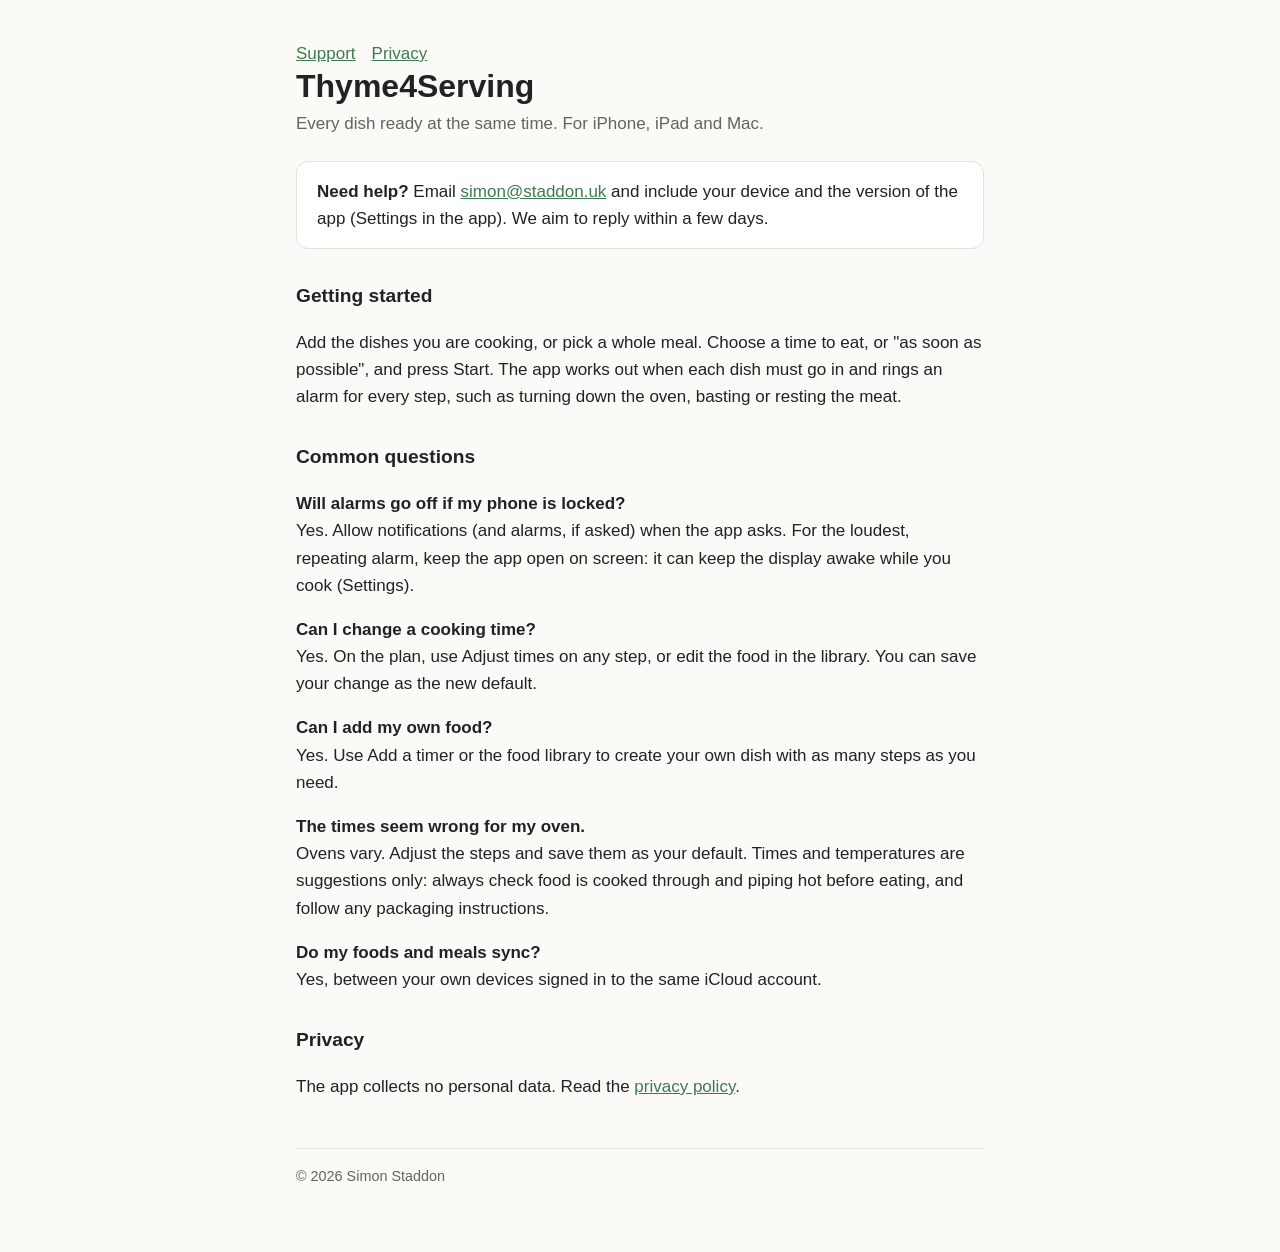
<file: index.html>
<!doctype html>
<html lang="en-GB"><head><meta charset="utf-8"><meta name="viewport" content="width=device-width,initial-scale=1">
<title>Thyme4Serving support</title><link rel="stylesheet" href="style.css"></head>
<body><main>
<nav><a href="index.html">Support</a><a href="privacy.html">Privacy</a></nav>
<h1>Thyme4Serving</h1>
<p class="sub">Every dish ready at the same time. For iPhone, iPad and Mac.</p>

<div class="card"><strong>Need help?</strong> Email <a href="mailto:simon@staddon.uk?subject=Thyme4Serving%20support">simon@staddon.uk</a> and include your device and the version of the app (Settings in the app). We aim to reply within a few days.</div>

<h2>Getting started</h2>
<p>Add the dishes you are cooking, or pick a whole meal. Choose a time to eat, or "as soon as possible", and press Start. The app works out when each dish must go in and rings an alarm for every step, such as turning down the oven, basting or resting the meat.</p>

<h2>Common questions</h2>
<p><strong>Will alarms go off if my phone is locked?</strong><br>Yes. Allow notifications (and alarms, if asked) when the app asks. For the loudest, repeating alarm, keep the app open on screen: it can keep the display awake while you cook (Settings).</p>
<p><strong>Can I change a cooking time?</strong><br>Yes. On the plan, use Adjust times on any step, or edit the food in the library. You can save your change as the new default.</p>
<p><strong>Can I add my own food?</strong><br>Yes. Use Add a timer or the food library to create your own dish with as many steps as you need.</p>
<p><strong>The times seem wrong for my oven.</strong><br>Ovens vary. Adjust the steps and save them as your default. Times and temperatures are suggestions only: always check food is cooked through and piping hot before eating, and follow any packaging instructions.</p>
<p><strong>Do my foods and meals sync?</strong><br>Yes, between your own devices signed in to the same iCloud account.</p>

<h2>Privacy</h2>
<p>The app collects no personal data. Read the <a href="privacy.html">privacy policy</a>.</p>

<footer>© 2026 Simon Staddon</footer>
</main></body></html>
</file>
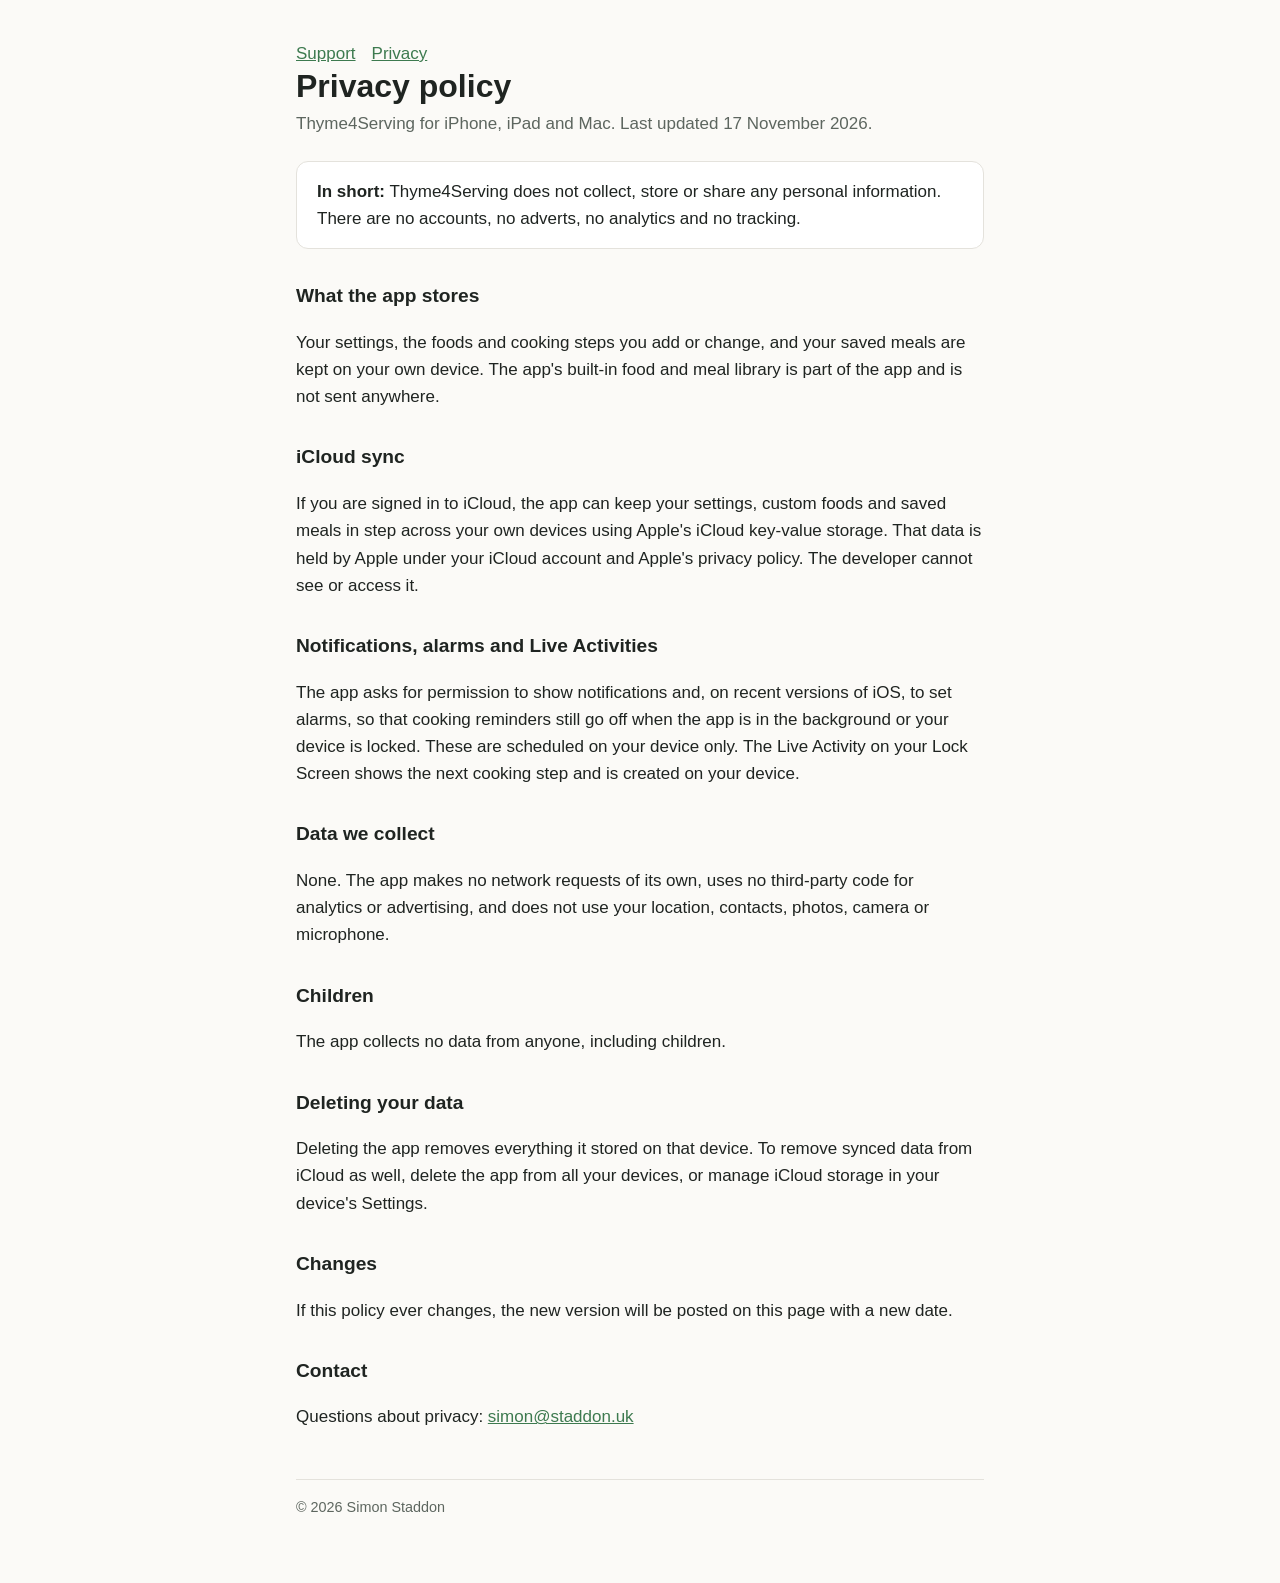
<file: privacy.html>
<!doctype html>
<html lang="en-GB"><head><meta charset="utf-8"><meta name="viewport" content="width=device-width,initial-scale=1">
<title>Thyme4Serving privacy policy</title><link rel="stylesheet" href="style.css"></head>
<body><main>
<nav><a href="index.html">Support</a><a href="privacy.html">Privacy</a></nav>
<h1>Privacy policy</h1>
<p class="sub">Thyme4Serving for iPhone, iPad and Mac. Last updated 17 November 2026.</p>

<div class="card"><strong>In short:</strong> Thyme4Serving does not collect, store or share any personal information. There are no accounts, no adverts, no analytics and no tracking.</div>

<h2>What the app stores</h2>
<p>Your settings, the foods and cooking steps you add or change, and your saved meals are kept on your own device. The app's built-in food and meal library is part of the app and is not sent anywhere.</p>

<h2>iCloud sync</h2>
<p>If you are signed in to iCloud, the app can keep your settings, custom foods and saved meals in step across your own devices using Apple's iCloud key-value storage. That data is held by Apple under your iCloud account and Apple's privacy policy. The developer cannot see or access it.</p>

<h2>Notifications, alarms and Live Activities</h2>
<p>The app asks for permission to show notifications and, on recent versions of iOS, to set alarms, so that cooking reminders still go off when the app is in the background or your device is locked. These are scheduled on your device only. The Live Activity on your Lock Screen shows the next cooking step and is created on your device.</p>

<h2>Data we collect</h2>
<p>None. The app makes no network requests of its own, uses no third-party code for analytics or advertising, and does not use your location, contacts, photos, camera or microphone.</p>

<h2>Children</h2>
<p>The app collects no data from anyone, including children.</p>

<h2>Deleting your data</h2>
<p>Deleting the app removes everything it stored on that device. To remove synced data from iCloud as well, delete the app from all your devices, or manage iCloud storage in your device's Settings.</p>

<h2>Changes</h2>
<p>If this policy ever changes, the new version will be posted on this page with a new date.</p>

<h2>Contact</h2>
<p>Questions about privacy: <a href="mailto:simon@staddon.uk">simon@staddon.uk</a></p>

<footer>© 2026 Simon Staddon</footer>
</main></body></html>
</file>
<file: style.css>
:root{--bg:#fbfaf7;--fg:#1f2421;--muted:#5d665f;--accent:#3d7a4f;--card:#fff;--line:#e4e2dc}
@media (prefers-color-scheme:dark){:root{--bg:#141714;--fg:#ecefea;--muted:#a7b0a8;--accent:#7cc48f;--card:#1d211d;--line:#2d322d}}
*{box-sizing:border-box}body{margin:0;background:var(--bg);color:var(--fg);font:17px/1.6 -apple-system,BlinkMacSystemFont,"Segoe UI",Helvetica,Arial,sans-serif}
main{max-width:720px;margin:0 auto;padding:40px 16px 64px}h1{font-size:2rem;line-height:1.2;margin:0 0 4px}h2{font-size:1.2rem;margin:32px 0 8px}
.sub{color:var(--muted);margin:0 0 24px}a{color:var(--accent)}.card{background:var(--card);border:1px solid var(--line);border-radius:12px;padding:16px 20px;margin:16px 0}
footer{color:var(--muted);font-size:.9rem;margin-top:48px;border-top:1px solid var(--line);padding-top:16px}nav a{margin-right:16px}
</file>
